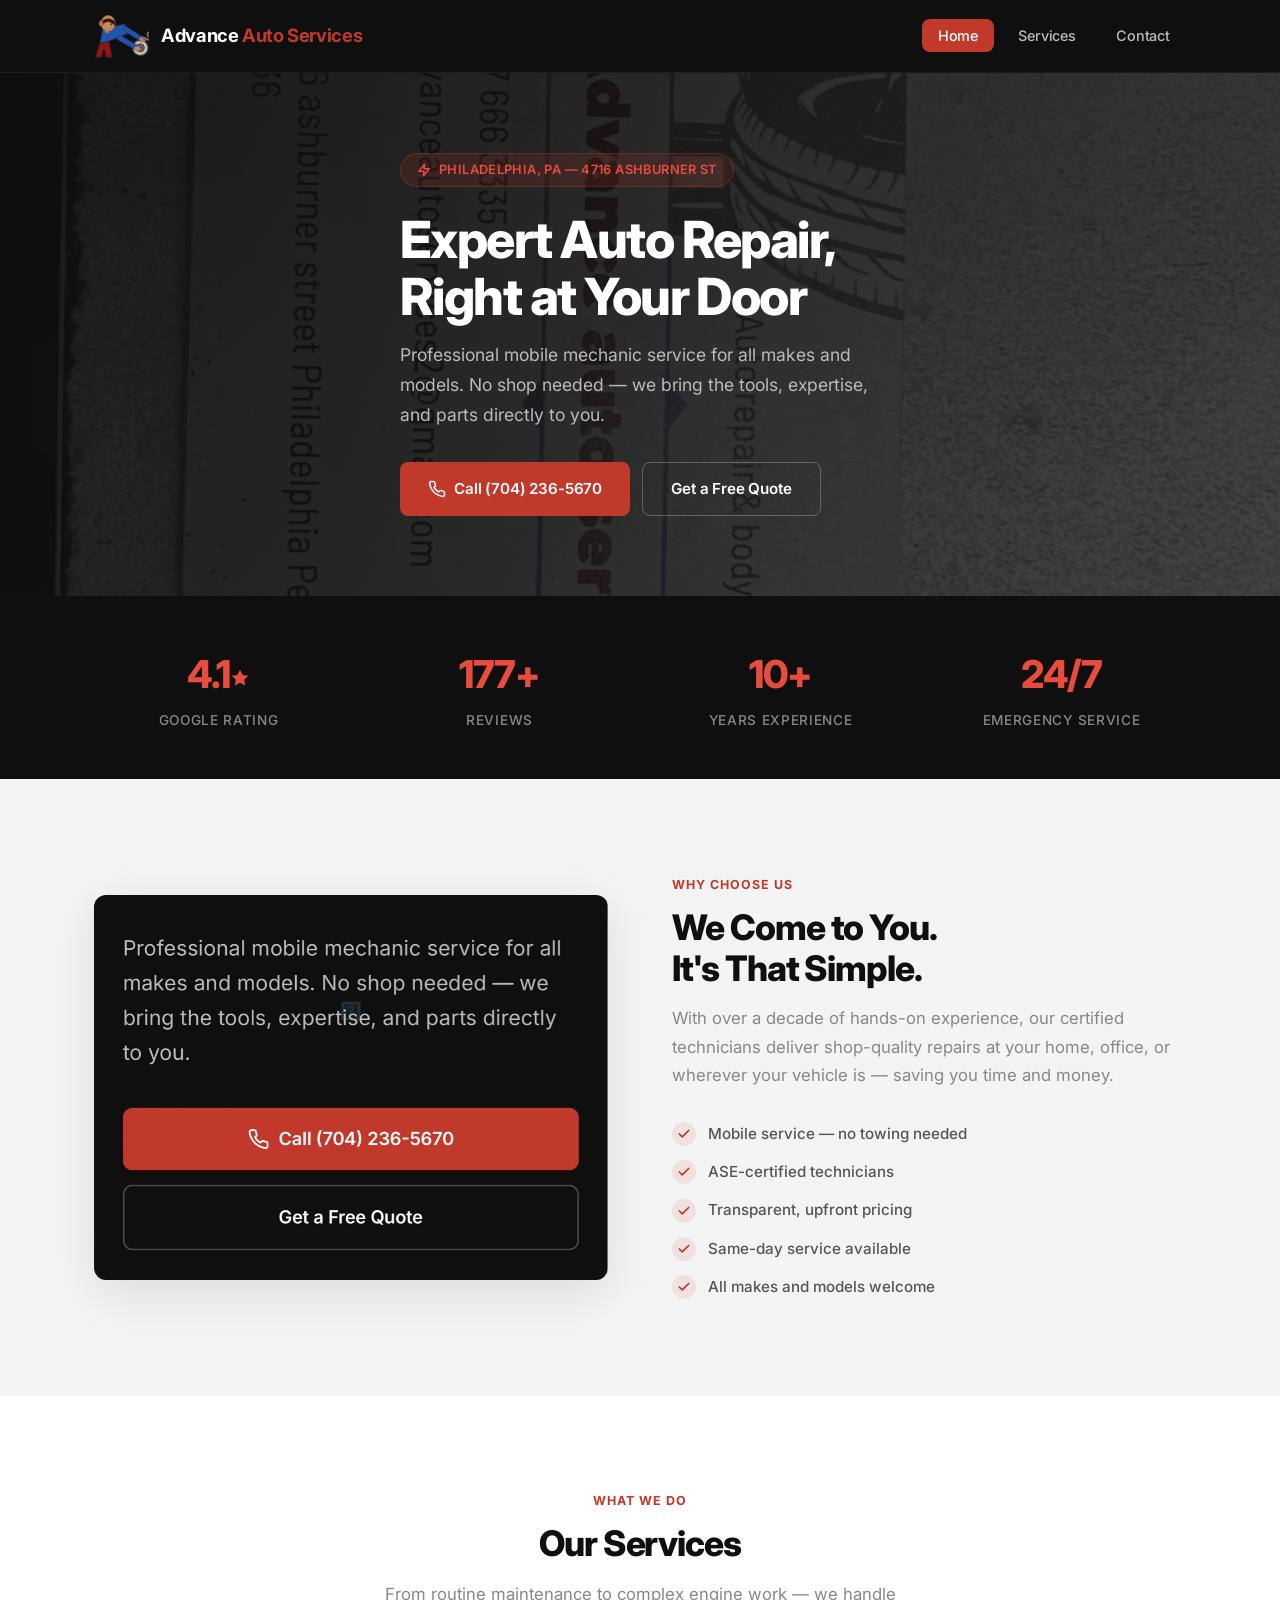
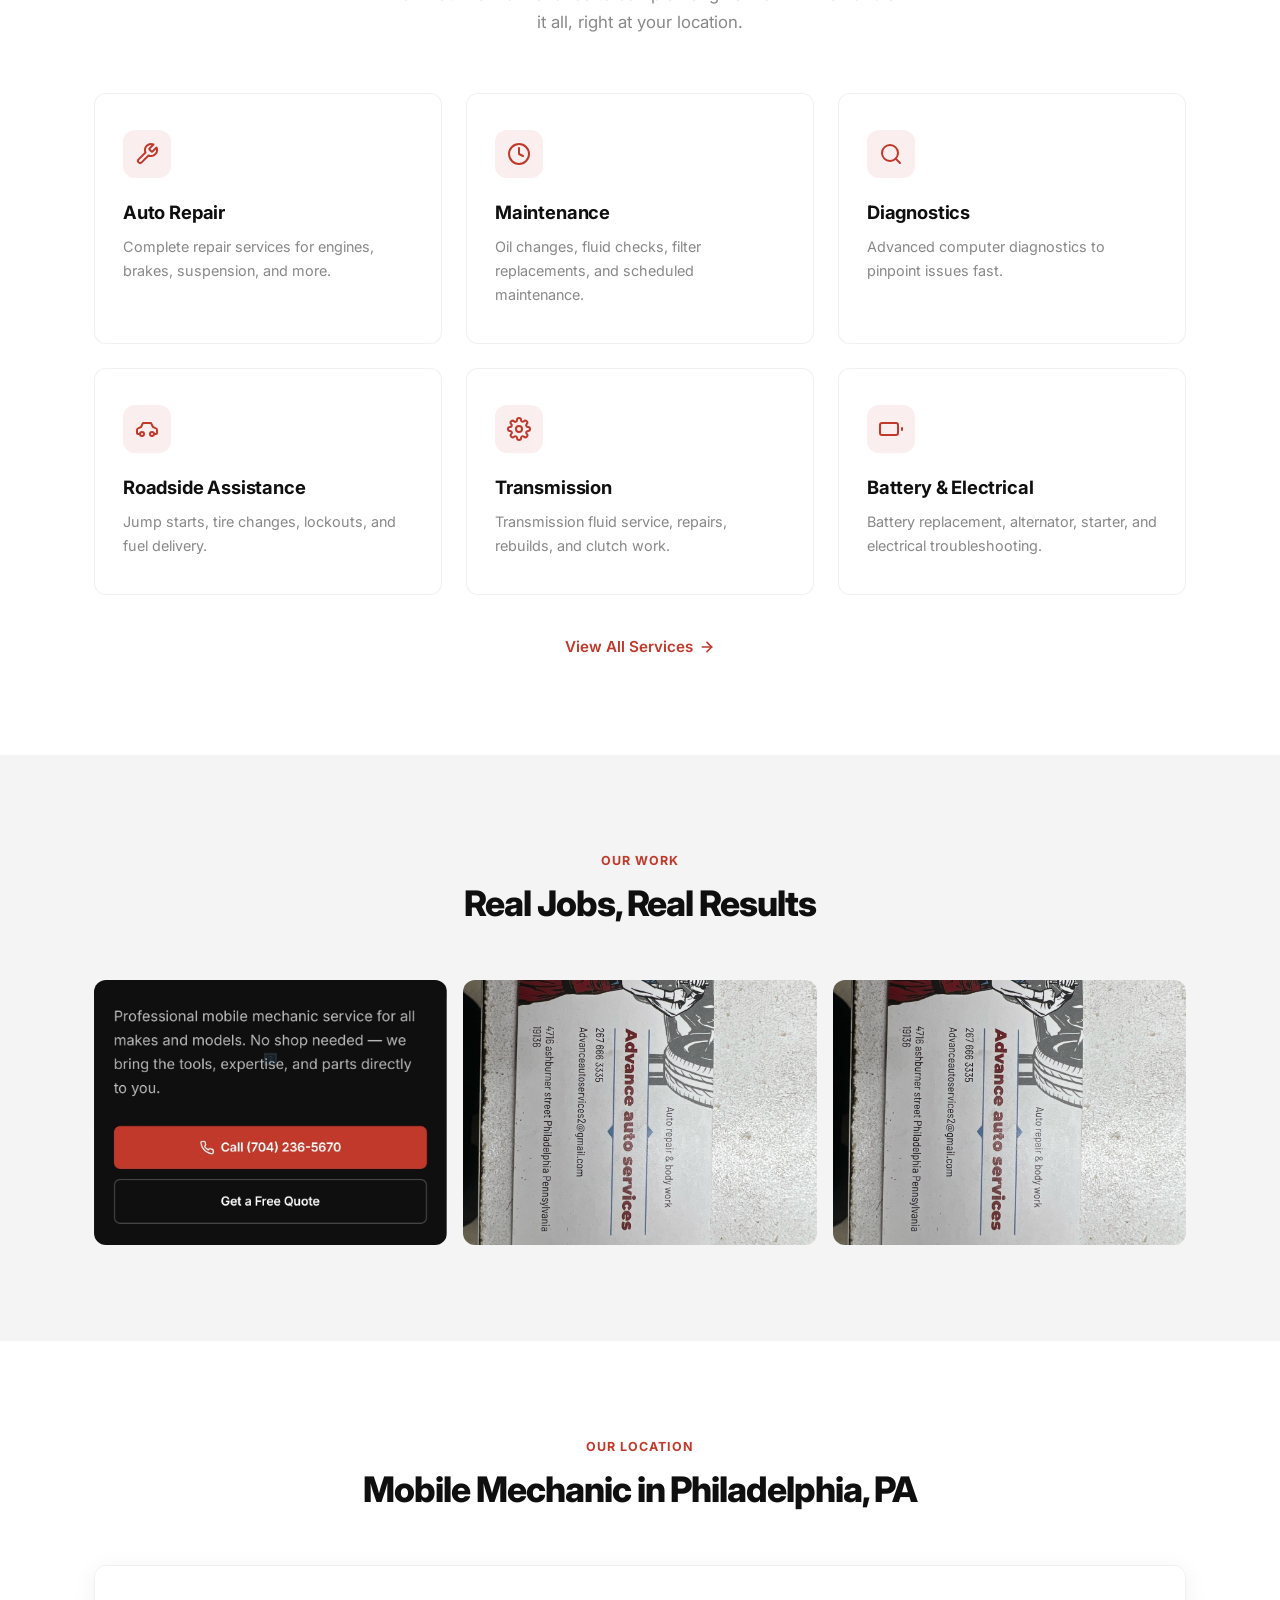
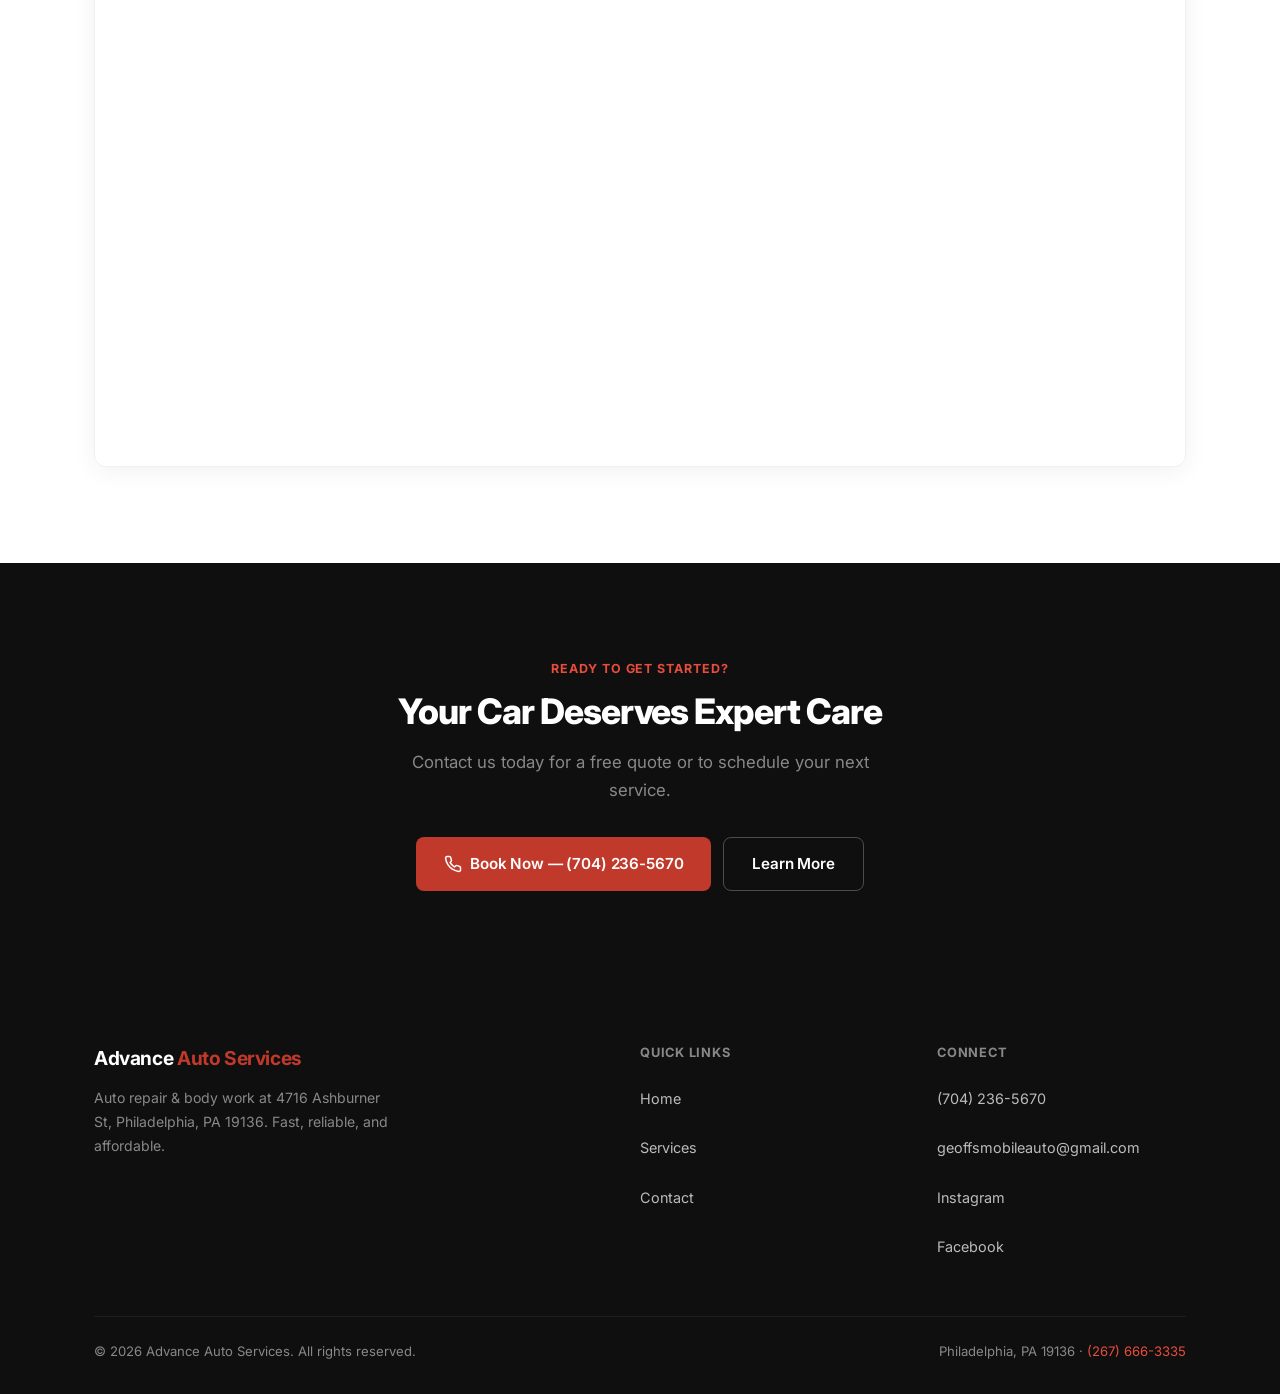
<file: index.html>
<!DOCTYPE html>
<html lang="en">
<head>
    <meta charset="UTF-8">
    <meta name="viewport" content="width=device-width, initial-scale=1.0">
    <title>Advance Auto Services — Auto Repair &amp; Body Work in Philadelphia, PA</title>
    <meta name="description" content="Advance Auto Services provides professional auto repair &amp; body work at 4716 Ashburner St, Philadelphia, PA 19136. Call (267) 666-3335.">
    <meta name="author" content="Advance Auto Services">
    <meta name="robots" content="index, follow, max-snippet:-1, max-image-preview:large, max-video-preview:-1">
    <meta name="theme-color" content="#c0392b">
    <meta property="og:title" content="Advance Auto Services — Auto Repair &amp; Body Work in Philadelphia, PA">
    <meta property="og:description" content="Auto repair &amp; body work at 4716 Ashburner St, Philadelphia, PA. Repairs, maintenance, diagnostics &amp; more. Call (267) 666-3335.">
    <meta property="og:type" content="business.business">
    <meta name="twitter:card" content="summary_large_image">
    <meta name="twitter:title" content="Advance Auto Services - Philadelphia, PA">
    <link rel="icon" type="image/x-icon" href="assets/favicon.ico">
    <link rel="preconnect" href="https://fonts.googleapis.com">
    <link rel="preconnect" href="https://fonts.gstatic.com" crossorigin>
    <link rel="stylesheet" href="https://fonts.googleapis.com/css2?family=Inter:wght@300;400;500;600;700;800&display=swap">
    <link rel="stylesheet" href="styles.css">
    <script type="application/ld+json">
    {
      "@context": "https://schema.org",
      "@type": "LocalBusiness",
      "name": "Advance Auto Services",
      "telephone": "(704) 236-5670",
      "email": "geoffsmobileauto@gmail.com",
      "address": { "@type": "PostalAddress", "streetAddress": "4716 Ashburner St", "addressLocality": "Philadelphia", "addressRegion": "PA", "postalCode": "19136", "addressCountry": "US" },
      "geo": { "@type": "GeoCoordinates", "latitude": "40.0448", "longitude": "-75.0168" },
      "url": "https://geoffsmobileauto.com",
      "areaServed": { "@type": "City", "name": "Philadelphia, PA" },
      "aggregateRating": { "@type": "AggregateRating", "ratingValue": "4.1", "reviewCount": "177" }
    }
    </script>
</head>
<body>
    <nav class="navbar">
        <div class="container">
            <a href="index.html" class="logo">
                <svg xmlns="http://www.w3.org/2000/svg" viewBox="0 0 70 56" height="44" width="auto" class="logo-img" aria-hidden="true"><circle cx="59" cy="43" r="10" fill="#bbb" stroke="#333" stroke-width="1.5"/><circle cx="59" cy="43" r="5" fill="#666" stroke="#333" stroke-width="1"/><circle cx="59" cy="43" r="2" fill="#444"/><path d="M7 38 L19 35 L23 55 L15 55 L14 46 L11 46 L10 55 L2 55 Z" fill="#8b1818" stroke="#5a0e0e" stroke-width="1"/><path d="M8 37 L20 34 L47 23 L39 13 L11 19 Z" fill="#2255aa" stroke="#163d88" stroke-width="1"/><path d="M39 15 L63 30 L60 35 L36 20 Z" fill="#2255aa" stroke="#163d88" stroke-width="1"/><path d="M33 27 L57 41 L54 46 L29 32 Z" fill="#2255aa" stroke="#163d88" stroke-width="1"/><ellipse cx="62" cy="32" rx="4" ry="3" fill="#c8875a" stroke="#9d6240" stroke-width="0.8"/><rect x="62" y="29" width="10" height="2.5" rx="1.2" fill="#777" stroke="#444" stroke-width="0.5" transform="rotate(18 62 29)"/><circle cx="71" cy="26" r="3" fill="none" stroke="#777" stroke-width="2"/><ellipse cx="55" cy="44" rx="4" ry="3" fill="#c8875a" stroke="#9d6240" stroke-width="0.8"/><rect x="14" y="18" width="5" height="6" rx="1" fill="#c8875a" stroke="#9d6240" stroke-width="0.8"/><ellipse cx="18" cy="12" rx="9" ry="10" fill="#c8875a" stroke="#9d6240" stroke-width="1"/><path d="M9 10 Q18 2 27 10 L26 14 Q18 5 10 14 Z" fill="#2a1a0e" stroke="#1a0d05" stroke-width="0.5"/><ellipse cx="9" cy="12" rx="2.5" ry="3.5" fill="#b87050" stroke="#9d6240" stroke-width="0.8"/><circle cx="22" cy="13" r="1.2" fill="#333"/></svg>
                <span class="logo-text">Advance <span>Auto Services</span></span>
            </a>
            <button class="mobile-toggle" id="mobileToggle" aria-label="Toggle menu" aria-expanded="false" aria-controls="navLinks">
                <svg width="24" height="24" viewBox="0 0 24 24" fill="none" stroke="currentColor" stroke-width="2" stroke-linecap="round"><line x1="3" y1="6" x2="21" y2="6"/><line x1="3" y1="12" x2="21" y2="12"/><line x1="3" y1="18" x2="21" y2="18"/></svg>
            </button>
            <ul class="nav-links" id="navLinks">
                <li><a href="index.html" class="active">Home</a></li>
                <li><a href="services.html">Services</a></li>
                <li><a href="contact.html">Contact</a></li>
            </ul>
        </div>
    </nav>
    <main>
        <header class="hero">
            <div class="hero-bg"><img src="assets/shop-exterior.jpg" alt="Advance Auto Services shop exterior" width="1200" height="800" fetchpriority="high" loading="eager" decoding="sync"></div>
            <div class="hero-overlay"></div>
            <div class="container">
                <div class="hero-content">
                    <div class="hero-badge"><svg width="14" height="14" viewBox="0 0 24 24" fill="none" stroke="currentColor" stroke-width="2.5" stroke-linecap="round" stroke-linejoin="round"><polygon points="13 2 3 14 12 14 11 22 21 10 12 10 13 2"/></svg>Philadelphia, PA — 4716 Ashburner St</div>
                    <h1>Expert Auto Repair,<br>Right at Your Door</h1>
                    <p>Professional mobile mechanic service for all makes and models. No shop needed — we bring the tools, expertise, and parts directly to you.</p>
                    <div class="hero-actions">
                        <a href="tel:+17042365670" class="btn btn-primary"><svg width="18" height="18" viewBox="0 0 24 24" fill="none" stroke="currentColor" stroke-width="2" stroke-linecap="round" stroke-linejoin="round"><path d="M22 16.92v3a2 2 0 0 1-2.18 2 19.79 19.79 0 0 1-8.63-3.07 19.5 19.5 0 0 1-6-6 19.79 19.79 0 0 1-3.07-8.67A2 2 0 0 1 4.11 2h3a2 2 0 0 1 2 1.72c.127.96.361 1.903.7 2.81a2 2 0 0 1-.45 2.11L8.09 9.91a16 16 0 0 0 6 6l1.27-1.27a2 2 0 0 1 2.11-.45c.907.339 1.85.573 2.81.7A2 2 0 0 1 22 16.92z"/></svg>Call (704) 236-5670</a>
                        <a href="contact.html" class="btn btn-outline">Get a Free Quote</a>
                    </div>
                </div>
            </div>
        </header>
        <section class="stats-bar" style="padding: 48px 0;"><div class="container"><div class="stats-grid"><div class="stat-item"><h3>4.1<svg width="20" height="20" viewBox="0 0 24 24" fill="currentColor"><polygon points="12 2 15.09 8.26 22 9.27 17 14.14 18.18 21.02 12 17.77 5.82 21.02 7 14.14 2 9.27 8.91 8.26 12 2"/></svg></h3><p>Google Rating</p></div><div class="stat-item"><h3>177+</h3><p>Reviews</p></div><div class="stat-item"><h3>10+</h3><p>Years Experience</p></div><div class="stat-item"><h3>24/7</h3><p>Emergency Service</p></div></div></div></section>
        <section class="about"><div class="container"><div class="about-grid"><div class="about-image"><img src="assets/shop-interior-1.jpg" alt="Advance Auto Services working on a vehicle" width="800" height="600" loading="lazy"></div><div class="about-text"><p class="section-label">Why Choose Us</p><h2 class="section-title">We Come to You.<br>It's That Simple.</h2><p class="section-subtitle">With over a decade of hands-on experience, our certified technicians deliver shop-quality repairs at your home, office, or wherever your vehicle is — saving you time and money.</p><ul class="features-list"><li><span class="check"><svg width="14" height="14" viewBox="0 0 24 24" fill="none" stroke="currentColor" stroke-width="3" stroke-linecap="round" stroke-linejoin="round"><polyline points="20 6 9 17 4 12"/></svg></span> Mobile service — no towing needed</li><li><span class="check"><svg width="14" height="14" viewBox="0 0 24 24" fill="none" stroke="currentColor" stroke-width="3" stroke-linecap="round" stroke-linejoin="round"><polyline points="20 6 9 17 4 12"/></svg></span> ASE-certified technicians</li><li><span class="check"><svg width="14" height="14" viewBox="0 0 24 24" fill="none" stroke="currentColor" stroke-width="3" stroke-linecap="round" stroke-linejoin="round"><polyline points="20 6 9 17 4 12"/></svg></span> Transparent, upfront pricing</li><li><span class="check"><svg width="14" height="14" viewBox="0 0 24 24" fill="none" stroke="currentColor" stroke-width="3" stroke-linecap="round" stroke-linejoin="round"><polyline points="20 6 9 17 4 12"/></svg></span> Same-day service available</li><li><span class="check"><svg width="14" height="14" viewBox="0 0 24 24" fill="none" stroke="currentColor" stroke-width="3" stroke-linecap="round" stroke-linejoin="round"><polyline points="20 6 9 17 4 12"/></svg></span> All makes and models welcome</li></ul></div></div></div></section>
        <section class="services-preview"><div class="container"><div class="section-header text-center"><p class="section-label">What We Do</p><h2 class="section-title">Our Services</h2><p class="section-subtitle mx-auto">From routine maintenance to complex engine work — we handle it all, right at your location.</p></div><div class="services-grid"><div class="service-card"><div class="service-icon"><svg width="24" height="24" viewBox="0 0 24 24" fill="none" stroke="var(--primary)" stroke-width="2" stroke-linecap="round" stroke-linejoin="round"><path d="M14.7 6.3a1 1 0 0 0 0 1.4l1.6 1.6a1 1 0 0 0 1.4 0l3.77-3.77a6 6 0 0 1-7.94 7.94l-6.91 6.91a2.12 2.12 0 0 1-3-3l6.91-6.91a6 6 0 0 1 7.94-7.94l-3.76 3.76z"/></svg></div><h3>Auto Repair</h3><p>Complete repair services for engines, brakes, suspension, and more.</p></div><div class="service-card"><div class="service-icon"><svg width="24" height="24" viewBox="0 0 24 24" fill="none" stroke="var(--primary)" stroke-width="2" stroke-linecap="round" stroke-linejoin="round"><path d="M12 22c5.523 0 10-4.477 10-10S17.523 2 12 2 2 6.477 2 12s4.477 10 10 10z"/><path d="M12 6v6l4 2"/></svg></div><h3>Maintenance</h3><p>Oil changes, fluid checks, filter replacements, and scheduled maintenance.</p></div><div class="service-card"><div class="service-icon"><svg width="24" height="24" viewBox="0 0 24 24" fill="none" stroke="var(--primary)" stroke-width="2" stroke-linecap="round" stroke-linejoin="round"><circle cx="11" cy="11" r="8"/><line x1="21" y1="21" x2="16.65" y2="16.65"/></svg></div><h3>Diagnostics</h3><p>Advanced computer diagnostics to pinpoint issues fast.</p></div><div class="service-card"><div class="service-icon"><svg width="24" height="24" viewBox="0 0 24 24" fill="none" stroke="var(--primary)" stroke-width="2" stroke-linecap="round" stroke-linejoin="round"><path d="M19 17h2c.6 0 1-.4 1-1v-3c0-.9-.7-1.7-1.5-1.9L18 10l-2-4H8L6 10l-2.5 1.1C2.7 11.3 2 12.1 2 13v3c0 .6.4 1 1 1h2"/><circle cx="7" cy="17" r="2"/><circle cx="17" cy="17" r="2"/></svg></div><h3>Roadside Assistance</h3><p>Jump starts, tire changes, lockouts, and fuel delivery.</p></div><div class="service-card"><div class="service-icon"><svg width="24" height="24" viewBox="0 0 24 24" fill="none" stroke="var(--primary)" stroke-width="2" stroke-linecap="round" stroke-linejoin="round"><circle cx="12" cy="12" r="3"/><path d="M19.4 15a1.65 1.65 0 0 0 .33 1.82l.06.06a2 2 0 0 1-2.83 2.83l-.06-.06a1.65 1.65 0 0 0-1.82-.33 1.65 1.65 0 0 0-1 1.51V21a2 2 0 0 1-4 0v-.09A1.65 1.65 0 0 0 9 19.4a1.65 1.65 0 0 0-1.82.33l-.06.06a2 2 0 0 1-2.83-2.83l.06-.06A1.65 1.65 0 0 0 4.68 15a1.65 1.65 0 0 0-1.51-1H3a2 2 0 0 1 0-4h.09A1.65 1.65 0 0 0 4.6 9a1.65 1.65 0 0 0-.33-1.82l-.06-.06a2 2 0 0 1 2.83-2.83l.06.06A1.65 1.65 0 0 0 9 4.68a1.65 1.65 0 0 0 1-1.51V3a2 2 0 0 1 4 0v.09a1.65 1.65 0 0 0 1 1.51 1.65 1.65 0 0 0 1.82-.33l.06-.06a2 2 0 0 1 2.83 2.83l-.06.06A1.65 1.65 0 0 0 19.4 9a1.65 1.65 0 0 0 1.51 1H21a2 2 0 0 1 0 4h-.09a1.65 1.65 0 0 0-1.51 1z"/></svg></div><h3>Transmission</h3><p>Transmission fluid service, repairs, rebuilds, and clutch work.</p></div><div class="service-card"><div class="service-icon"><svg width="24" height="24" viewBox="0 0 24 24" fill="none" stroke="var(--primary)" stroke-width="2" stroke-linecap="round" stroke-linejoin="round"><rect x="1" y="6" width="18" height="12" rx="2"/><line x1="23" y1="13" x2="23" y2="11"/></svg></div><h3>Battery &amp; Electrical</h3><p>Battery replacement, alternator, starter, and electrical troubleshooting.</p></div></div><div class="text-center"><a href="services.html" class="view-all">View All Services <svg width="16" height="16" viewBox="0 0 24 24" fill="none" stroke="currentColor" stroke-width="2.5" stroke-linecap="round" stroke-linejoin="round"><line x1="5" y1="12" x2="19" y2="12"/><polyline points="12 5 19 12 12 19"/></svg></a></div></div></section>
        <section class="gallery"><div class="container"><div class="section-header text-center"><p class="section-label">Our Work</p><h2 class="section-title">Real Jobs, Real Results</h2></div><div class="gallery-grid"><div class="gallery-item"><img src="assets/shop-interior-1.jpg" alt="Advance Auto Services shop interior — vehicles being serviced" width="800" height="600" loading="lazy"></div><div class="gallery-item"><img src="assets/shop-interior-2.jpg" alt="Advance Auto Services vehicles on lift in shop" width="800" height="600" loading="lazy"></div><div class="gallery-item"><img src="assets/shop-exterior.jpg" alt="Advance Auto Services storefront" width="800" height="600" loading="lazy"></div></div></div></section>
        <section class="location-section"><div class="container"><div class="section-header text-center"><p class="section-label">Our Location</p><h2 class="section-title">Mobile Mechanic in Philadelphia, PA</h2></div><div class="map-wrapper"><div id="map" class="leaflet-map"></div></div></div></section>
        <section class="cta-section"><div class="container"><p class="section-label" style="color: var(--primary-light);">Ready to Get Started?</p><h2 class="section-title" style="color: var(--white);">Your Car Deserves Expert Care</h2><p class="section-subtitle mx-auto" style="color: var(--gray-500);">Contact us today for a free quote or to schedule your next service.</p><div class="cta-actions"><a href="tel:+17042365670" class="btn btn-primary"><svg width="18" height="18" viewBox="0 0 24 24" fill="none" stroke="currentColor" stroke-width="2" stroke-linecap="round" stroke-linejoin="round"><path d="M22 16.92v3a2 2 0 0 1-2.18 2 19.79 19.79 0 0 1-8.63-3.07 19.5 19.5 0 0 1-6-6 19.79 19.79 0 0 1-3.07-8.67A2 2 0 0 1 4.11 2h3a2 2 0 0 1 2 1.72c.127.96.361 1.903.7 2.81a2 2 0 0 1-.45 2.11L8.09 9.91a16 16 0 0 0 6 6l1.27-1.27a2 2 0 0 1 2.11-.45c.907.339 1.85.573 2.81.7A2 2 0 0 1 22 16.92z"/></svg>Book Now — (704) 236-5670</a><a href="contact.html" class="btn btn-outline">Learn More</a></div></div></section>
    </main>
    <footer><div class="container"><div class="footer-grid"><div class="footer-brand"><span class="logo-text">Advance <span style="color:var(--primary);">Auto Services</span></span><p>Auto repair &amp; body work at 4716 Ashburner St, Philadelphia, PA 19136. Fast, reliable, and affordable.</p></div><div class="footer-col"><h4>Quick Links</h4><ul><li><a href="index.html">Home</a></li><li><a href="services.html">Services</a></li><li><a href="contact.html">Contact</a></li></ul></div><div class="footer-col"><h4>Connect</h4><ul><li><a href="tel:+17042365670">(704) 236-5670</a></li><li><a href="mailto:geoffsmobileauto@gmail.com">geoffsmobileauto@gmail.com</a></li><li><a href="https://www.instagram.com/geoffsmobileauto/" target="_blank" rel="noopener noreferrer">Instagram</a></li><li><a href="https://www.facebook.com/Geoffsmobileauto/" target="_blank" rel="noopener noreferrer">Facebook</a></li></ul></div></div><div class="footer-bottom"><p>&copy; <span class="copyright-year">2025</span> Advance Auto Services. All rights reserved.</p><p>Philadelphia, PA 19136 &middot; <a href="tel:+12676663335">(267) 666-3335</a></p></div></div></footer>
    <script src="script.js" defer></script>
</body>
</html>
</file>
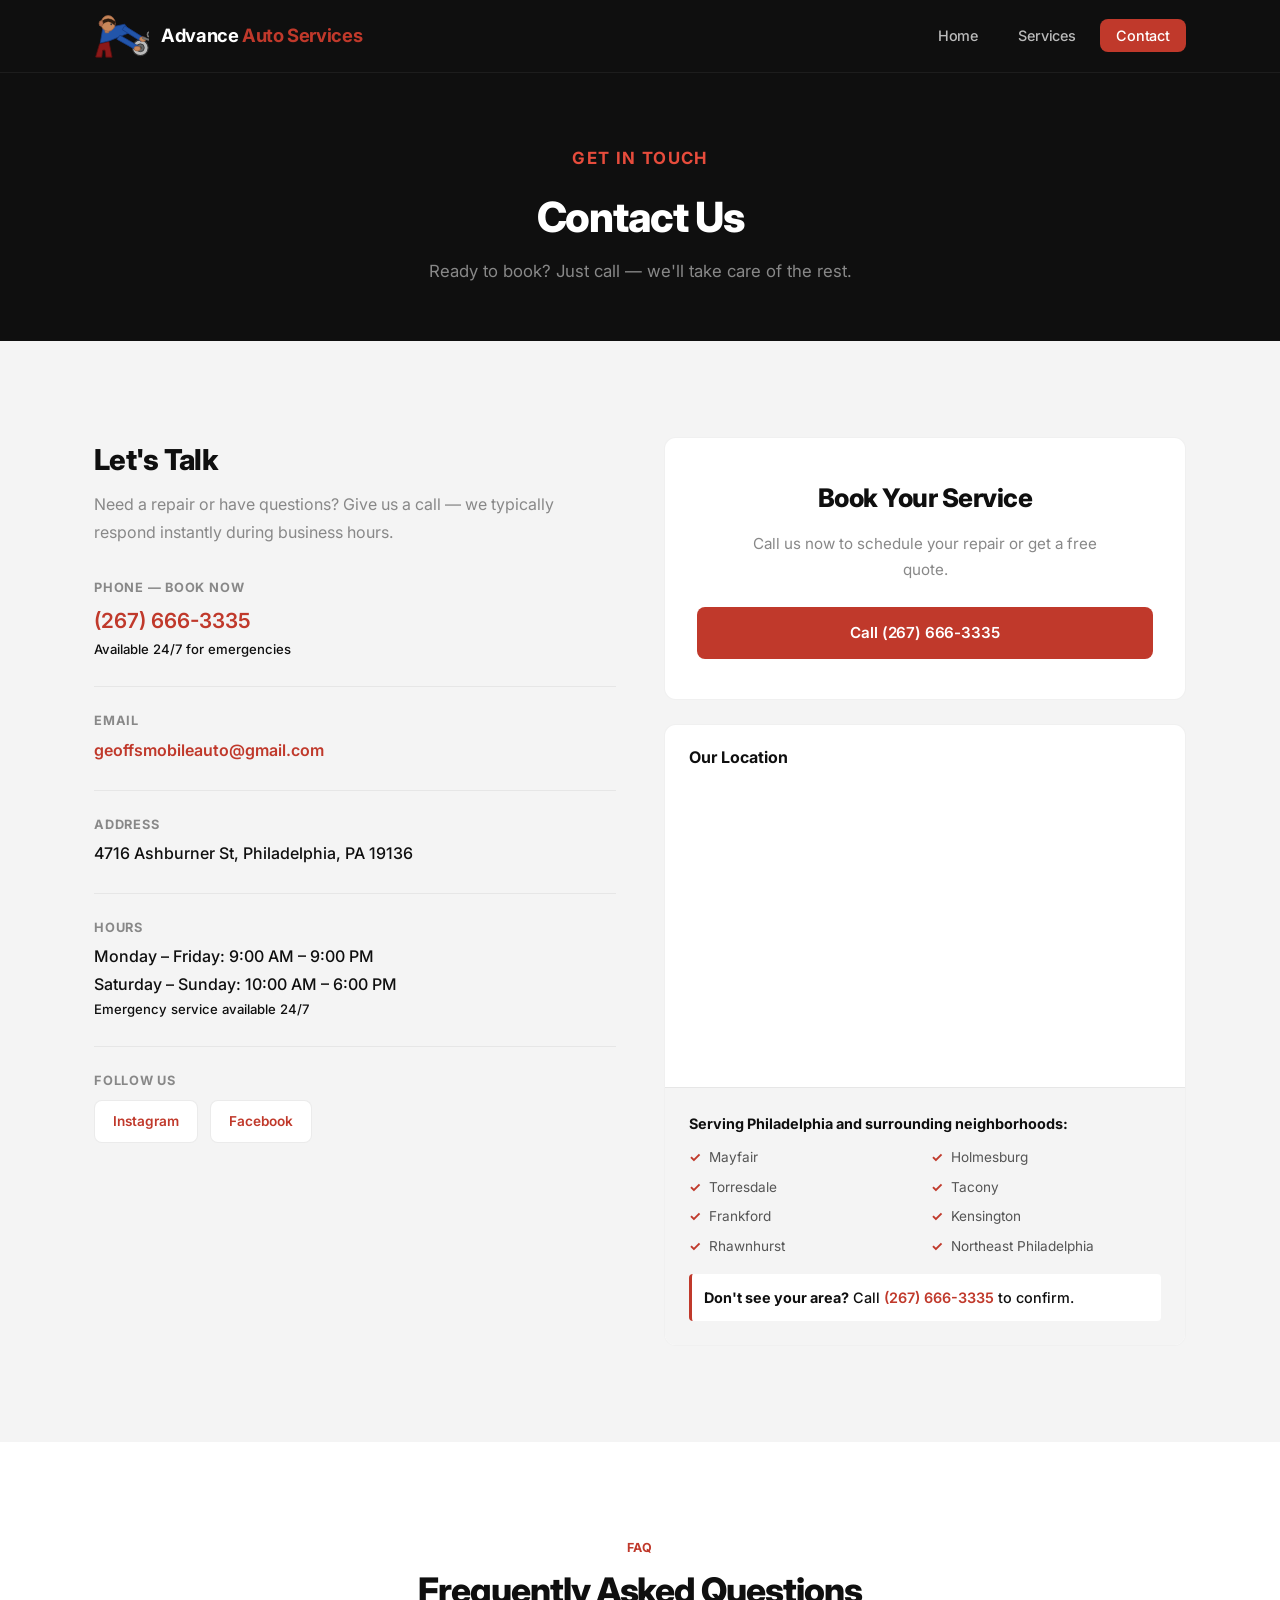
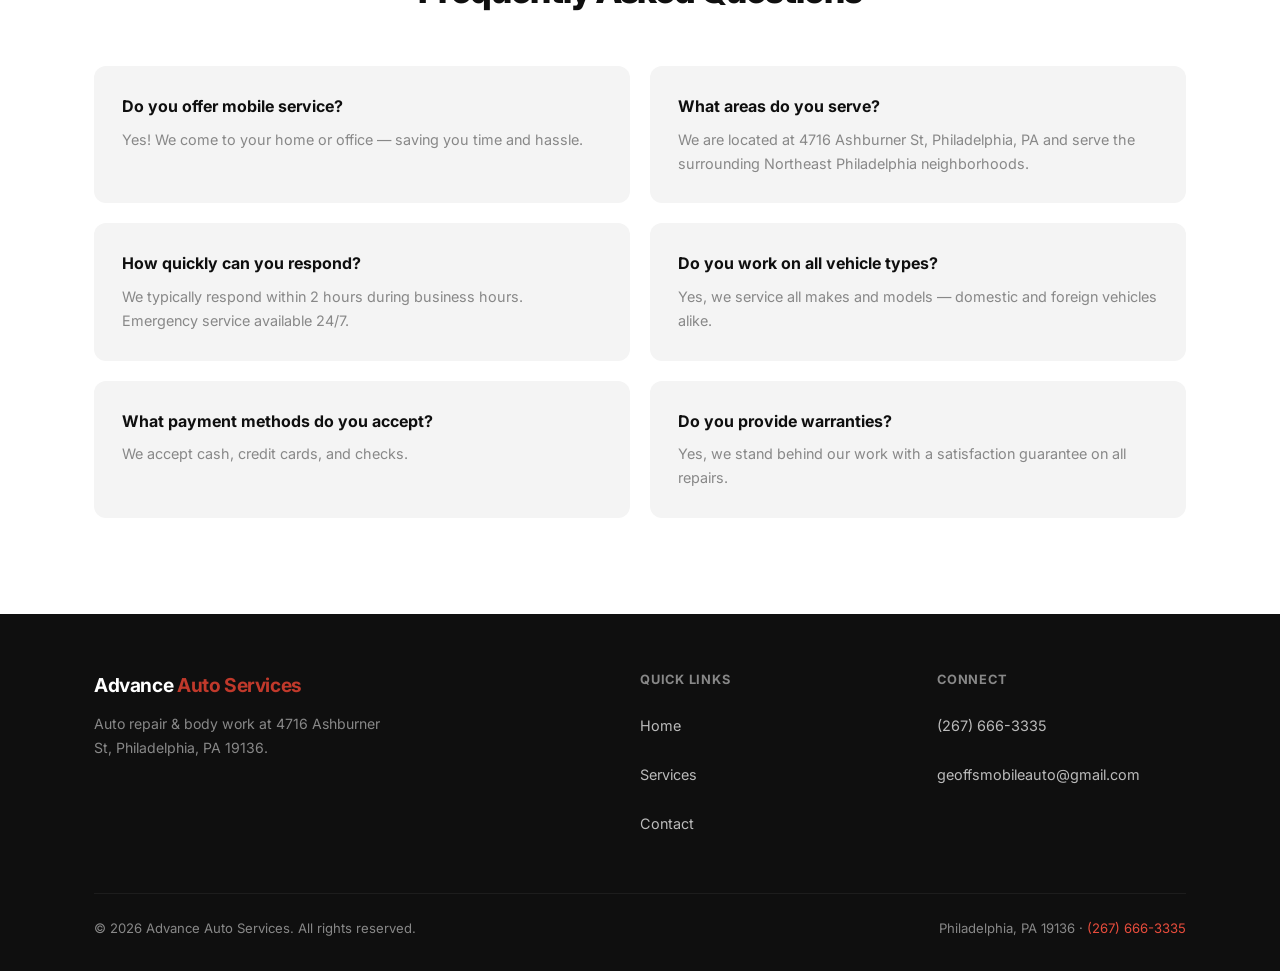
<file: contact.html>
<!DOCTYPE html>
<html lang="en">
<head>
  <meta charset="UTF-8">
  <meta name="viewport" content="width=device-width, initial-scale=1.0">
  <title>Contact — Advance Auto Services | Philadelphia, PA</title>
  <meta name="description" content="Contact Advance Auto Services at 4716 Ashburner St, Philadelphia, PA. Call (267) 666-3335 for a free quote.">
  <meta name="author" content="Advance Auto Services">
  <meta name="theme-color" content="#c0392b">
  <meta property="og:title" content="Contact — Advance Auto Services | Philadelphia, PA">
  <meta property="og:description" content="Get in touch with Advance Auto Services. Call (267) 666-3335 or visit us at 4716 Ashburner St, Philadelphia, PA 19136.">
  <link rel="icon" type="image/x-icon" href="assets/favicon.ico">
  <link rel="preconnect" href="https://fonts.googleapis.com">
  <link rel="preconnect" href="https://fonts.gstatic.com" crossorigin>
  <link rel="stylesheet" href="https://fonts.googleapis.com/css2?family=Inter:wght@300;400;500;600;700;800&display=swap">
  <link rel="stylesheet" href="styles.css">
  <script type="application/ld+json">
  { "@context": "https://schema.org", "@type": "LocalBusiness", "name": "Advance Auto Services", "telephone": "(267) 666-3335", "email": "advanceautoservices2@gmail.com", "address": { "@type": "PostalAddress", "streetAddress": "4716 Ashburner St", "addressLocality": "Philadelphia", "addressRegion": "PA", "postalCode": "19136", "addressCountry": "US" }, "url": "https://geoffsmobileauto.com" }
  </script>
</head>
<body>
  <nav class="navbar"><div class="container"><a href="index.html" class="logo"><svg xmlns="http://www.w3.org/2000/svg" viewBox="0 0 70 56" height="44" width="auto" class="logo-img" aria-hidden="true"><circle cx="59" cy="43" r="10" fill="#bbb" stroke="#333" stroke-width="1.5"/><circle cx="59" cy="43" r="5" fill="#666" stroke="#333" stroke-width="1"/><circle cx="59" cy="43" r="2" fill="#444"/><path d="M7 38 L19 35 L23 55 L15 55 L14 46 L11 46 L10 55 L2 55 Z" fill="#8b1818" stroke="#5a0e0e" stroke-width="1"/><path d="M8 37 L20 34 L47 23 L39 13 L11 19 Z" fill="#2255aa" stroke="#163d88" stroke-width="1"/><path d="M39 15 L63 30 L60 35 L36 20 Z" fill="#2255aa" stroke="#163d88" stroke-width="1"/><path d="M33 27 L57 41 L54 46 L29 32 Z" fill="#2255aa" stroke="#163d88" stroke-width="1"/><ellipse cx="62" cy="32" rx="4" ry="3" fill="#c8875a" stroke="#9d6240" stroke-width="0.8"/><rect x="62" y="29" width="10" height="2.5" rx="1.2" fill="#777" stroke="#444" stroke-width="0.5" transform="rotate(18 62 29)"/><circle cx="71" cy="26" r="3" fill="none" stroke="#777" stroke-width="2"/><ellipse cx="55" cy="44" rx="4" ry="3" fill="#c8875a" stroke="#9d6240" stroke-width="0.8"/><rect x="14" y="18" width="5" height="6" rx="1" fill="#c8875a" stroke="#9d6240" stroke-width="0.8"/><ellipse cx="18" cy="12" rx="9" ry="10" fill="#c8875a" stroke="#9d6240" stroke-width="1"/><path d="M9 10 Q18 2 27 10 L26 14 Q18 5 10 14 Z" fill="#2a1a0e" stroke="#1a0d05" stroke-width="0.5"/><ellipse cx="9" cy="12" rx="2.5" ry="3.5" fill="#b87050" stroke="#9d6240" stroke-width="0.8"/><circle cx="22" cy="13" r="1.2" fill="#333"/></svg><span class="logo-text">Advance <span>Auto Services</span></span></a><button class="mobile-toggle" id="mobileToggle" aria-label="Toggle menu"><svg width="24" height="24" viewBox="0 0 24 24" fill="none" stroke="currentColor" stroke-width="2" stroke-linecap="round"><line x1="3" y1="6" x2="21" y2="6"/><line x1="3" y1="12" x2="21" y2="12"/><line x1="3" y1="18" x2="21" y2="18"/></svg></button><ul class="nav-links" id="navLinks"><li><a href="index.html">Home</a></li><li><a href="services.html">Services</a></li><li><a href="contact.html" class="active">Contact</a></li></ul></div></nav>
  <main>
    <header class="page-header"><div class="container"><p class="section-label" style="color: var(--primary-light);">Get in Touch</p><h1>Contact Us</h1><p>Ready to book? Just call — we'll take care of the rest.</p></div></header>
    <section class="contact-section"><div class="container"><div class="contact-wrapper">
      <div class="contact-info">
        <h2>Let's Talk</h2><p>Need a repair or have questions? Give us a call — we typically respond instantly during business hours.</p>
        <div class="info-item"><h3>Phone — Book Now</h3><p><a href="tel:+12676663335" style="font-size:1.3rem;">(267) 666-3335</a></p><p class="small">Available 24/7 for emergencies</p></div>
        <div class="info-item"><h3>Email</h3><p><a href="mailto:geoffsmobileauto@gmail.com">geoffsmobileauto@gmail.com</a></p></div>
        <div class="info-item"><h3>Address</h3><p>4716 Ashburner St, Philadelphia, PA 19136</p></div>
        <div class="info-item"><h3>Hours</h3><p>Monday – Friday: 9:00 AM – 9:00 PM</p><p>Saturday – Sunday: 10:00 AM – 6:00 PM</p><p class="small">Emergency service available 24/7</p></div>
        <div class="info-item"><h3>Follow Us</h3><div class="social-links"><a href="https://www.instagram.com/geoffsmobileauto/" target="_blank" rel="noopener noreferrer" class="social-link">Instagram</a><a href="https://www.facebook.com/Geoffsmobileauto/" target="_blank" rel="noopener noreferrer" class="social-link">Facebook</a></div></div>
      </div>
      <div class="contact-book-wrapper">
        <div class="book-now-card"><h2>Book Your Service</h2><p>Call us now to schedule your repair or get a free quote.</p><a href="tel:+12676663335" class="btn btn-primary" style="width:100%;justify-content:center;">Call (267) 666-3335</a></div>
        <div class="map-card"><h3>Our Location</h3><div class="map-wrapper"><div id="map" style="width:100%;height:300px;"></div></div><div class="coverage-details"><p><strong>Serving Philadelphia and surrounding neighborhoods:</strong></p><ul class="coverage-list"><li>Mayfair</li><li>Holmesburg</li><li>Torresdale</li><li>Tacony</li><li>Frankford</li><li>Kensington</li><li>Rhawnhurst</li><li>Northeast Philadelphia</li></ul><p class="coverage-note"><strong>Don't see your area?</strong> Call <a href="tel:+12676663335">(267) 666-3335</a> to confirm.</p></div></div>
      </div>
    </div></div></section>
    <section class="faq-section"><div class="container"><div class="section-header text-center"><p class="section-label">FAQ</p><h2 class="section-title">Frequently Asked Questions</h2></div><div class="faq-grid"><div class="faq-item"><h3>Do you offer mobile service?</h3><p>Yes! We come to your home or office — saving you time and hassle.</p></div><div class="faq-item"><h3>What areas do you serve?</h3><p>We are located at 4716 Ashburner St, Philadelphia, PA and serve the surrounding Northeast Philadelphia neighborhoods.</p></div><div class="faq-item"><h3>How quickly can you respond?</h3><p>We typically respond within 2 hours during business hours. Emergency service available 24/7.</p></div><div class="faq-item"><h3>Do you work on all vehicle types?</h3><p>Yes, we service all makes and models — domestic and foreign vehicles alike.</p></div><div class="faq-item"><h3>What payment methods do you accept?</h3><p>We accept cash, credit cards, and checks.</p></div><div class="faq-item"><h3>Do you provide warranties?</h3><p>Yes, we stand behind our work with a satisfaction guarantee on all repairs.</p></div></div></div></section>
  </main>
  <footer><div class="container"><div class="footer-grid"><div class="footer-brand"><span class="logo-text">Advance <span style="color:var(--primary);">Auto Services</span></span><p>Auto repair &amp; body work at 4716 Ashburner St, Philadelphia, PA 19136.</p></div><div class="footer-col"><h4>Quick Links</h4><ul><li><a href="index.html">Home</a></li><li><a href="services.html">Services</a></li><li><a href="contact.html">Contact</a></li></ul></div><div class="footer-col"><h4>Connect</h4><ul><li><a href="tel:+12676663335">(267) 666-3335</a></li><li><a href="mailto:geoffsmobileauto@gmail.com">geoffsmobileauto@gmail.com</a></li></ul></div></div><div class="footer-bottom"><p>&copy; <span class="copyright-year">2025</span> Advance Auto Services. All rights reserved.</p><p>Philadelphia, PA 19136 &middot; <a href="tel:+12676663335">(267) 666-3335</a></p></div></div></footer>
  <script src="script.js"></script>
</body>
</html>
</file>
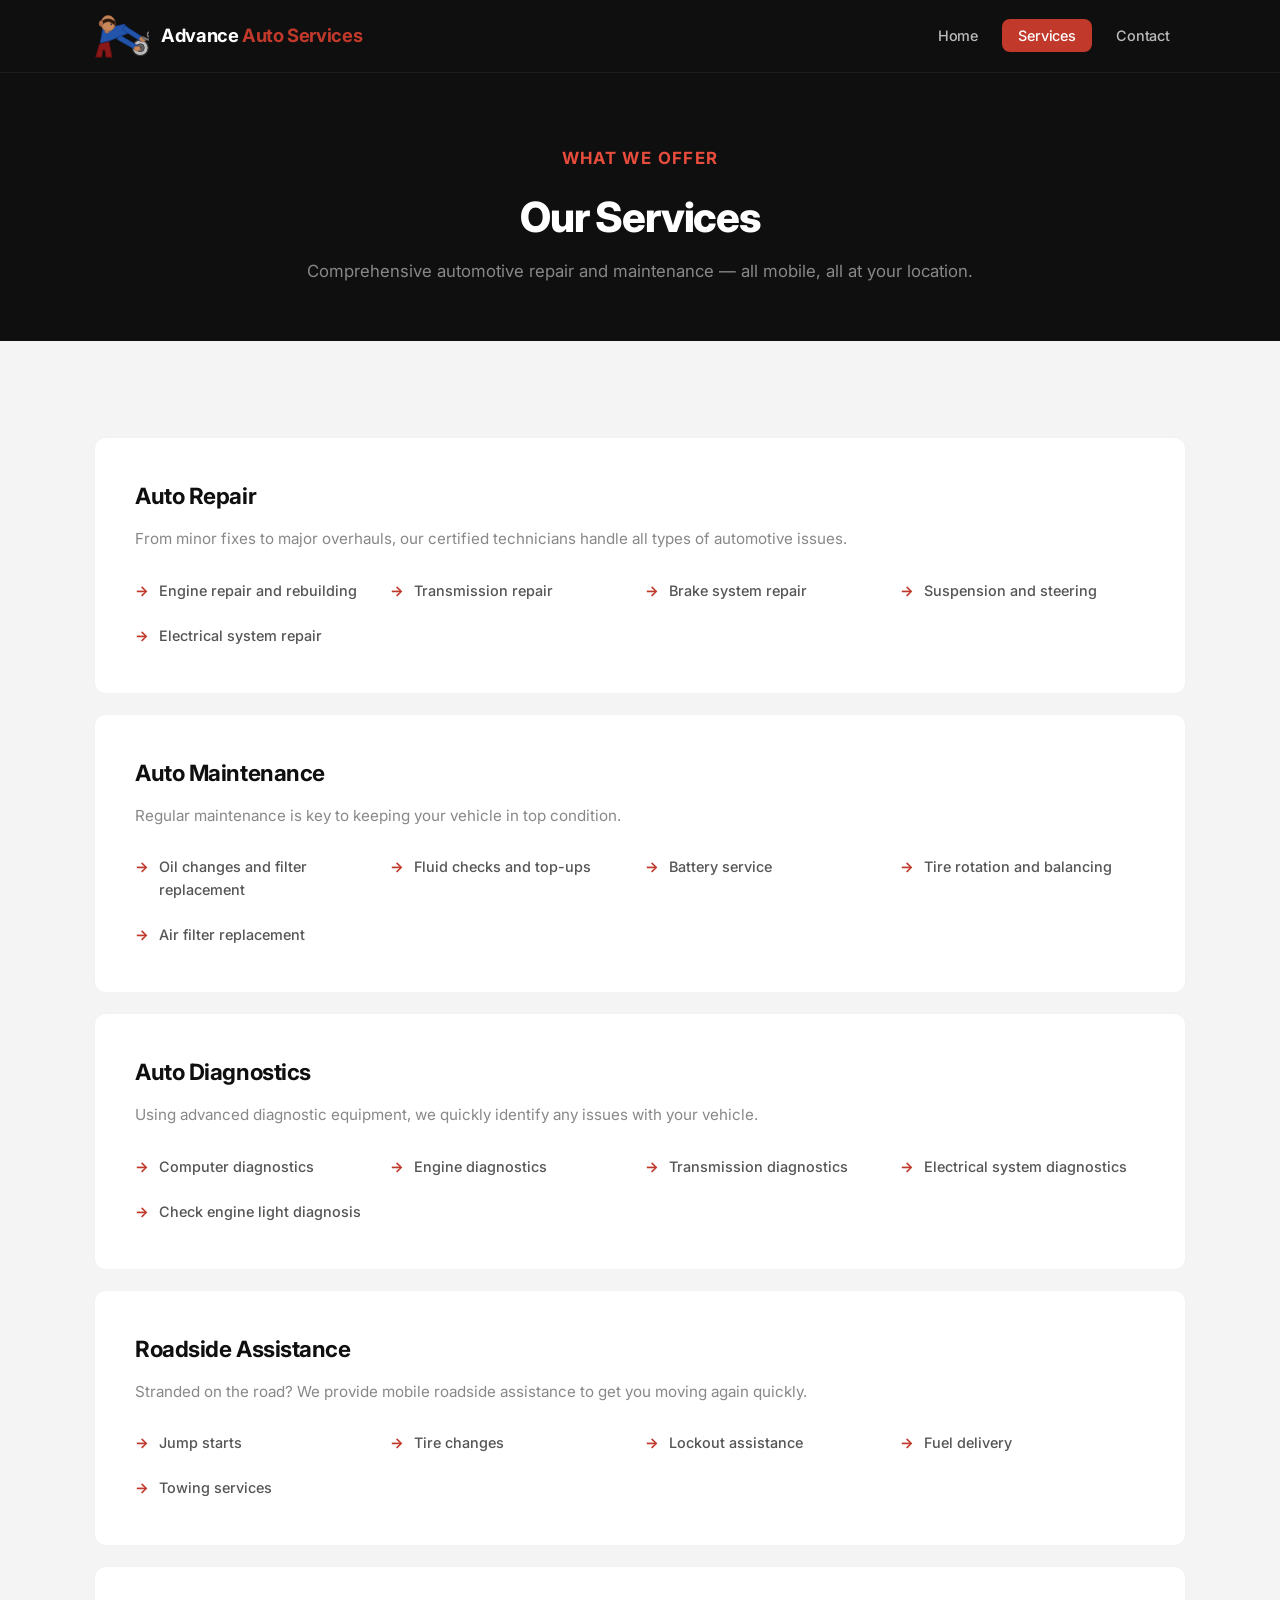
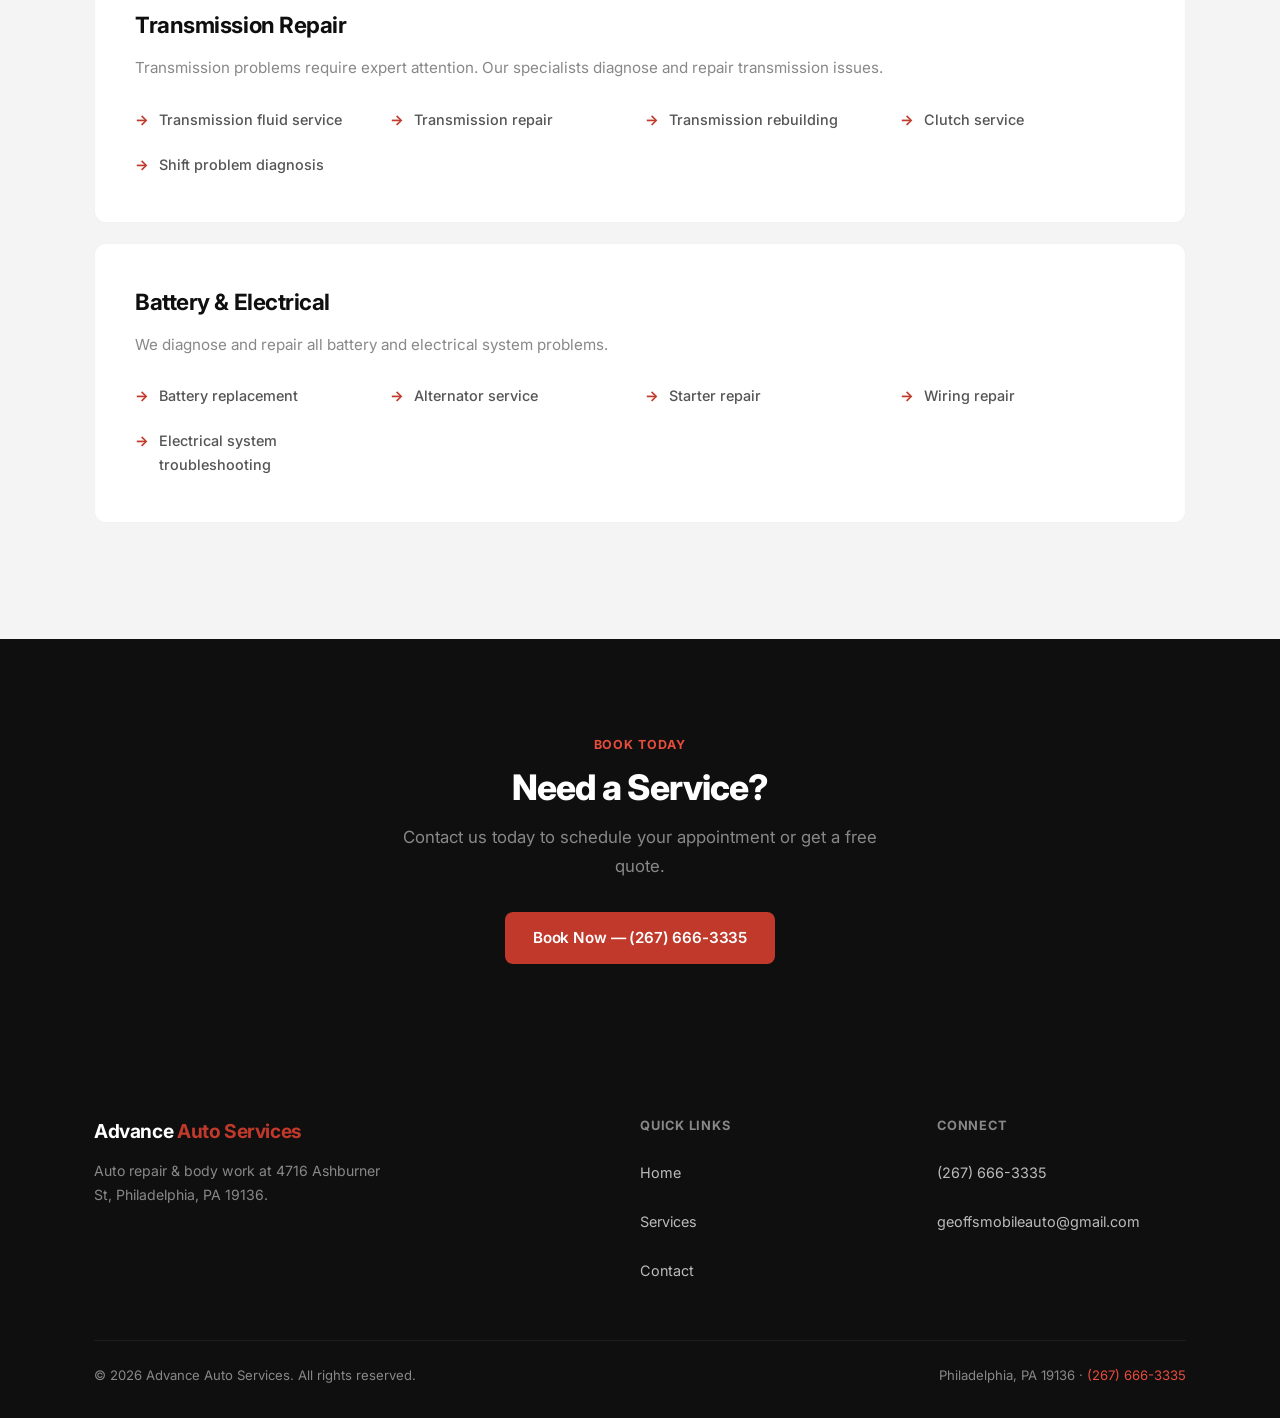
<file: services.html>
<!DOCTYPE html>
<html lang="en">
<head>
    <meta charset="UTF-8">
    <meta name="viewport" content="width=device-width, initial-scale=1.0">
    <title>Services — Advance Auto Services | Philadelphia, PA</title>
    <meta name="description" content="Comprehensive auto repair &amp; body work in Philadelphia, PA. Engine repair, maintenance, diagnostics, roadside assistance, transmission, and electrical work.">
    <meta name="author" content="Advance Auto Services">
    <meta name="theme-color" content="#c0392b">
    <meta property="og:title" content="Services — Advance Auto Services | Philadelphia, PA">
    <link rel="icon" type="image/x-icon" href="assets/favicon.ico">
    <link rel="preconnect" href="https://fonts.googleapis.com">
    <link rel="preconnect" href="https://fonts.gstatic.com" crossorigin>
    <link rel="stylesheet" href="https://fonts.googleapis.com/css2?family=Inter:wght@300;400;500;600;700;800&display=swap">
    <link rel="stylesheet" href="styles.css">
    <script type="application/ld+json">
    { "@context": "https://schema.org", "@type": "Service", "name": "Mobile Auto Repair Services", "provider": { "@type": "LocalBusiness", "name": "Advance Auto Services", "telephone": "(267) 666-3335" }, "areaServed": { "@type": "City", "name": "Philadelphia, PA" } }
    </script>
</head>
<body>
    <nav class="navbar"><div class="container"><a href="index.html" class="logo"><svg xmlns="http://www.w3.org/2000/svg" viewBox="0 0 70 56" height="44" width="auto" class="logo-img" aria-hidden="true"><circle cx="59" cy="43" r="10" fill="#bbb" stroke="#333" stroke-width="1.5"/><circle cx="59" cy="43" r="5" fill="#666" stroke="#333" stroke-width="1"/><circle cx="59" cy="43" r="2" fill="#444"/><path d="M7 38 L19 35 L23 55 L15 55 L14 46 L11 46 L10 55 L2 55 Z" fill="#8b1818" stroke="#5a0e0e" stroke-width="1"/><path d="M8 37 L20 34 L47 23 L39 13 L11 19 Z" fill="#2255aa" stroke="#163d88" stroke-width="1"/><path d="M39 15 L63 30 L60 35 L36 20 Z" fill="#2255aa" stroke="#163d88" stroke-width="1"/><path d="M33 27 L57 41 L54 46 L29 32 Z" fill="#2255aa" stroke="#163d88" stroke-width="1"/><ellipse cx="62" cy="32" rx="4" ry="3" fill="#c8875a" stroke="#9d6240" stroke-width="0.8"/><rect x="62" y="29" width="10" height="2.5" rx="1.2" fill="#777" stroke="#444" stroke-width="0.5" transform="rotate(18 62 29)"/><circle cx="71" cy="26" r="3" fill="none" stroke="#777" stroke-width="2"/><ellipse cx="55" cy="44" rx="4" ry="3" fill="#c8875a" stroke="#9d6240" stroke-width="0.8"/><rect x="14" y="18" width="5" height="6" rx="1" fill="#c8875a" stroke="#9d6240" stroke-width="0.8"/><ellipse cx="18" cy="12" rx="9" ry="10" fill="#c8875a" stroke="#9d6240" stroke-width="1"/><path d="M9 10 Q18 2 27 10 L26 14 Q18 5 10 14 Z" fill="#2a1a0e" stroke="#1a0d05" stroke-width="0.5"/><ellipse cx="9" cy="12" rx="2.5" ry="3.5" fill="#b87050" stroke="#9d6240" stroke-width="0.8"/><circle cx="22" cy="13" r="1.2" fill="#333"/></svg><span class="logo-text">Advance <span>Auto Services</span></span></a><button class="mobile-toggle" id="mobileToggle" aria-label="Toggle menu"><svg width="24" height="24" viewBox="0 0 24 24" fill="none" stroke="currentColor" stroke-width="2" stroke-linecap="round"><line x1="3" y1="6" x2="21" y2="6"/><line x1="3" y1="12" x2="21" y2="12"/><line x1="3" y1="18" x2="21" y2="18"/></svg></button><ul class="nav-links" id="navLinks"><li><a href="index.html">Home</a></li><li><a href="services.html" class="active">Services</a></li><li><a href="contact.html">Contact</a></li></ul></div></nav>
    <main>
    <header class="page-header"><div class="container"><p class="section-label" style="color: var(--primary-light);">What We Offer</p><h1>Our Services</h1><p>Comprehensive automotive repair and maintenance — all mobile, all at your location.</p></div></header>
    <section class="services-detailed"><div class="container">
        <div class="service-item"><h2>Auto Repair</h2><p>From minor fixes to major overhauls, our certified technicians handle all types of automotive issues.</p><ul class="service-list"><li>Engine repair and rebuilding</li><li>Transmission repair</li><li>Brake system repair</li><li>Suspension and steering</li><li>Electrical system repair</li></ul></div>
        <div class="service-item"><h2>Auto Maintenance</h2><p>Regular maintenance is key to keeping your vehicle in top condition.</p><ul class="service-list"><li>Oil changes and filter replacement</li><li>Fluid checks and top-ups</li><li>Battery service</li><li>Tire rotation and balancing</li><li>Air filter replacement</li></ul></div>
        <div class="service-item"><h2>Auto Diagnostics</h2><p>Using advanced diagnostic equipment, we quickly identify any issues with your vehicle.</p><ul class="service-list"><li>Computer diagnostics</li><li>Engine diagnostics</li><li>Transmission diagnostics</li><li>Electrical system diagnostics</li><li>Check engine light diagnosis</li></ul></div>
        <div class="service-item"><h2>Roadside Assistance</h2><p>Stranded on the road? We provide mobile roadside assistance to get you moving again quickly.</p><ul class="service-list"><li>Jump starts</li><li>Tire changes</li><li>Lockout assistance</li><li>Fuel delivery</li><li>Towing services</li></ul></div>
        <div class="service-item"><h2>Transmission Repair</h2><p>Transmission problems require expert attention. Our specialists diagnose and repair transmission issues.</p><ul class="service-list"><li>Transmission fluid service</li><li>Transmission repair</li><li>Transmission rebuilding</li><li>Clutch service</li><li>Shift problem diagnosis</li></ul></div>
        <div class="service-item"><h2>Battery &amp; Electrical</h2><p>We diagnose and repair all battery and electrical system problems.</p><ul class="service-list"><li>Battery replacement</li><li>Alternator service</li><li>Starter repair</li><li>Wiring repair</li><li>Electrical system troubleshooting</li></ul></div>
    </div></section>
    <section class="cta-section"><div class="container"><p class="section-label" style="color: var(--primary-light);">Book Today</p><h2 class="section-title" style="color: var(--white);">Need a Service?</h2><p class="section-subtitle mx-auto" style="color: var(--gray-500);">Contact us today to schedule your appointment or get a free quote.</p><div class="cta-actions"><a href="tel:+12676663335" class="btn btn-primary">Book Now — (267) 666-3335</a></div></div></section>
    </main>
    <footer><div class="container"><div class="footer-grid"><div class="footer-brand"><span class="logo-text">Advance <span style="color:var(--primary);">Auto Services</span></span><p>Auto repair &amp; body work at 4716 Ashburner St, Philadelphia, PA 19136.</p></div><div class="footer-col"><h4>Quick Links</h4><ul><li><a href="index.html">Home</a></li><li><a href="services.html">Services</a></li><li><a href="contact.html">Contact</a></li></ul></div><div class="footer-col"><h4>Connect</h4><ul><li><a href="tel:+12676663335">(267) 666-3335</a></li><li><a href="mailto:geoffsmobileauto@gmail.com">geoffsmobileauto@gmail.com</a></li></ul></div></div><div class="footer-bottom"><p>&copy; <span class="copyright-year">2025</span> Advance Auto Services. All rights reserved.</p><p>Philadelphia, PA 19136 &middot; <a href="tel:+12676663335">(267) 666-3335</a></p></div></div></footer>
    <script src="script.js"></script>
</body>
</html>
</file>
<file: styles.css>
* {
    margin: 0;
    padding: 0;
    box-sizing: border-box;
}

:root {
    --primary: #c0392b;
    --primary-light: #e74c3c;
    --primary-dark: #962d22;
    --dark: #0f0f0f;
    --dark-2: #1a1a1a;
    --dark-3: #222;
    --gray-900: #2a2a2a;
    --gray-700: #555;
    --gray-500: #888;
    --gray-300: #bbb;
    --gray-100: #f4f4f4;
    --white: #fff;
    --radius: 12px;
    --radius-sm: 8px;
    --shadow: 0 4px 24px rgba(0,0,0,0.06);
    --shadow-lg: 0 12px 48px rgba(0,0,0,0.1);
    --transition: 0.3s cubic-bezier(0.4, 0, 0.2, 1);
}

html { scroll-behavior: smooth; }

body {
    font-family: 'Inter', -apple-system, BlinkMacSystemFont, sans-serif;
    color: var(--dark);
    line-height: 1.6;
    background: var(--white);
    -webkit-font-smoothing: antialiased;
}

.container {
    max-width: 1140px;
    margin: 0 auto;
    padding: 0 24px;
}

.navbar {
    background: var(--dark);
    padding: 0;
    position: sticky;
    top: 0;
    z-index: 1000;
    border-bottom: 1px solid rgba(255,255,255,0.06);
}

.navbar .container {
    display: flex;
    justify-content: space-between;
    align-items: center;
    height: 72px;
}

.logo {
    display: flex;
    align-items: center;
    gap: 12px;
    text-decoration: none;
    color: var(--white);
}

.logo-img { height: 44px; width: auto; border-radius: 4px; }

.logo-text {
    font-size: 1.15rem;
    font-weight: 700;
    letter-spacing: -0.02em;
    color: var(--white);
}

.logo-text span { color: var(--primary); }

.nav-links {
    display: flex;
    list-style: none;
    gap: 8px;
    align-items: center;
}

.nav-links a {
    color: var(--gray-300);
    text-decoration: none;
    font-weight: 500;
    font-size: 0.9rem;
    padding: 8px 16px;
    border-radius: 8px;
    transition: var(--transition);
    letter-spacing: -0.01em;
}

.nav-links a:hover { color: var(--white); background: rgba(255,255,255,0.06); }
.nav-links a.active { color: var(--white); background: var(--primary); }

.mobile-toggle {
    display: none;
    background: none;
    border: none;
    color: var(--white);
    cursor: pointer;
    padding: 12px;
    min-width: 48px;
    min-height: 48px;
}

.hero {
    position: relative;
    min-height: 520px;
    display: flex;
    align-items: center;
    overflow: hidden;
    background: var(--dark);
}

.hero-bg { position: absolute; inset: 0; z-index: 1; }
.hero-bg img { width: 100%; height: 100%; object-fit: cover; opacity: 0.45; }

.hero-overlay {
    position: absolute;
    inset: 0;
    background: linear-gradient(135deg, rgba(15,15,15,0.85) 0%, rgba(15,15,15,0.5) 100%);
    z-index: 2;
}

.hero .container { position: relative; z-index: 3; padding-top: 80px; padding-bottom: 80px; }
.hero-content { max-width: 600px; }

.hero-badge {
    display: inline-flex;
    align-items: center;
    gap: 8px;
    background: rgba(192,57,43,0.15);
    border: 1px solid rgba(192,57,43,0.3);
    color: var(--primary-light);
    padding: 6px 16px;
    border-radius: 100px;
    font-size: 0.8rem;
    font-weight: 600;
    letter-spacing: 0.03em;
    text-transform: uppercase;
    margin-bottom: 24px;
}

.hero h1 {
    font-size: 3.2rem;
    font-weight: 800;
    line-height: 1.1;
    letter-spacing: -0.03em;
    color: var(--white);
    margin-bottom: 16px;
}

.hero p { font-size: 1.1rem; color: var(--gray-300); margin-bottom: 32px; line-height: 1.7; max-width: 480px; }
.hero-actions { display: flex; gap: 12px; flex-wrap: wrap; }

.btn {
    display: inline-flex;
    align-items: center;
    gap: 8px;
    padding: 14px 28px;
    border-radius: var(--radius-sm);
    text-decoration: none;
    font-weight: 600;
    font-size: 0.95rem;
    transition: var(--transition);
    cursor: pointer;
    border: none;
    letter-spacing: -0.01em;
}

.btn-primary { background: var(--primary); color: var(--white); }
.btn-primary:hover { background: var(--primary-dark); transform: translateY(-2px); box-shadow: 0 8px 24px rgba(192,57,43,0.3); }
.btn-outline { background: transparent; color: var(--white); border: 1.5px solid rgba(255,255,255,0.25); }
.btn-outline:hover { border-color: var(--white); background: rgba(255,255,255,0.05); }

section { padding: 96px 0; }

.section-label {
    font-size: 0.78rem;
    font-weight: 700;
    text-transform: uppercase;
    letter-spacing: 0.08em;
    color: var(--primary);
    margin-bottom: 12px;
}

.section-title {
    font-size: 2.2rem;
    font-weight: 800;
    letter-spacing: -0.03em;
    color: var(--dark);
    margin-bottom: 16px;
    line-height: 1.15;
}

.section-subtitle { font-size: 1.05rem; color: var(--gray-500); max-width: 520px; line-height: 1.7; }
.section-header { margin-bottom: 56px; }
.text-center { text-align: center; }
.mx-auto { margin-left: auto; margin-right: auto; }

.about { background: var(--gray-100); }

.about-grid { display: grid; grid-template-columns: 1fr 1fr; gap: 64px; align-items: center; }

.about-image { border-radius: var(--radius); overflow: hidden; aspect-ratio: 4/3; box-shadow: var(--shadow-lg); }
.about-image img { width: 100%; height: 100%; object-fit: cover; transition: transform 0.6s ease; }
.about-image:hover img { transform: scale(1.03); }
.about-text .section-subtitle { margin-bottom: 32px; }

.features-list { list-style: none; display: flex; flex-direction: column; gap: 14px; }

.features-list li {
    display: flex;
    align-items: center;
    gap: 12px;
    font-size: 0.95rem;
    color: var(--gray-700);
    font-weight: 500;
}

.features-list li .check {
    width: 24px; height: 24px; border-radius: 50%;
    background: rgba(192,57,43,0.1);
    color: var(--primary);
    display: flex; align-items: center; justify-content: center;
    font-size: 0.75rem; flex-shrink: 0; font-weight: 700;
}

.stats-bar { background: var(--dark); padding: 48px 0; }
.stats-grid { display: grid; grid-template-columns: repeat(4, 1fr); gap: 32px; text-align: center; }
.stat-item h3 { font-size: 2.4rem; font-weight: 800; color: var(--primary-light); letter-spacing: -0.03em; margin-bottom: 4px; }
.stat-item p { font-size: 0.85rem; color: var(--gray-500); font-weight: 500; text-transform: uppercase; letter-spacing: 0.05em; }

.services-grid { display: grid; grid-template-columns: repeat(3, 1fr); gap: 24px; }

.service-card {
    background: var(--white); padding: 36px 28px; border-radius: var(--radius);
    border: 1px solid rgba(0,0,0,0.06); transition: var(--transition);
    position: relative; overflow: hidden;
}

.service-card::before {
    content: ''; position: absolute; top: 0; left: 0; right: 0; height: 3px;
    background: var(--primary); transform: scaleX(0); transition: transform 0.4s ease; transform-origin: left;
}

.service-card:hover { transform: translateY(-6px); box-shadow: var(--shadow-lg); }
.service-card:hover::before { transform: scaleX(1); }

.service-icon {
    width: 48px; height: 48px; border-radius: 12px;
    background: rgba(192,57,43,0.08);
    display: flex; align-items: center; justify-content: center;
    margin-bottom: 20px;
}

.service-card h3 { font-size: 1.15rem; font-weight: 700; color: var(--dark); margin-bottom: 8px; letter-spacing: -0.01em; }
.service-card p { font-size: 0.9rem; color: var(--gray-500); line-height: 1.65; }

.view-all {
    display: inline-flex; align-items: center; gap: 6px;
    color: var(--primary); text-decoration: none; font-weight: 600; font-size: 0.95rem;
    margin-top: 40px; transition: var(--transition);
}
.view-all:hover { gap: 12px; }

.gallery { background: var(--gray-100); }
.gallery-grid { display: grid; grid-template-columns: repeat(3, 1fr); gap: 16px; }
.gallery-item { border-radius: var(--radius); overflow: hidden; aspect-ratio: 4/3; cursor: pointer; }
.gallery-item img { width: 100%; height: 100%; object-fit: cover; transition: transform 0.5s ease; }
.gallery-item:hover img { transform: scale(1.06); }

.cta-section { background: var(--dark); text-align: center; }
.cta-section .section-title { color: var(--white); }
.cta-section .section-subtitle { color: var(--gray-500); }
.cta-actions { display: flex; gap: 12px; justify-content: center; margin-top: 32px; flex-wrap: wrap; }

.page-header { background: var(--dark); padding: 72px 0 56px; text-align: center; }
.page-header h1 { font-size: 2.6rem; font-weight: 800; color: var(--white); letter-spacing: -0.03em; margin-bottom: 8px; }
.page-header p { font-size: 1.05rem; color: var(--gray-500); }

.services-detailed { background: var(--gray-100); }

.service-item {
    background: var(--white); padding: 40px; margin-bottom: 20px;
    border-radius: var(--radius); border: 1px solid rgba(0,0,0,0.05); transition: var(--transition);
}
.service-item:hover { box-shadow: var(--shadow); }
.service-item h2 { font-size: 1.4rem; font-weight: 700; color: var(--dark); margin-bottom: 12px; letter-spacing: -0.02em; }
.service-item p { color: var(--gray-500); margin-bottom: 20px; line-height: 1.75; font-size: 0.95rem; }

.service-list { list-style: none; display: grid; grid-template-columns: repeat(auto-fit, minmax(200px, 1fr)); gap: 10px; }
.service-list li { padding: 6px 0 6px 24px; position: relative; color: var(--gray-700); font-size: 0.9rem; font-weight: 500; }
.service-list li::before { content: '→'; position: absolute; left: 0; color: var(--primary); font-weight: 700; }

.why-choose { background: var(--white); }
.benefits-grid { display: grid; grid-template-columns: repeat(4, 1fr); gap: 24px; }
.benefit { text-align: center; padding: 32px 20px; border-radius: var(--radius); transition: var(--transition); }
.benefit:hover { background: var(--gray-100); }
.benefit-icon { width: 56px; height: 56px; border-radius: 16px; background: rgba(192,57,43,0.08); display: flex; align-items: center; justify-content: center; margin: 0 auto 16px; }
.benefit h3 { font-size: 1rem; font-weight: 700; color: var(--dark); margin-bottom: 8px; }
.benefit p { font-size: 0.88rem; color: var(--gray-500); line-height: 1.65; }

.contact-section { background: var(--gray-100); }
.contact-wrapper { display: grid; grid-template-columns: 1fr 1fr; gap: 48px; }
.contact-info h2 { font-size: 1.8rem; font-weight: 800; color: var(--dark); margin-bottom: 8px; letter-spacing: -0.02em; }
.contact-info > p { color: var(--gray-500); margin-bottom: 32px; line-height: 1.7; }

.info-item { margin-bottom: 24px; padding-bottom: 24px; border-bottom: 1px solid rgba(0,0,0,0.06); }
.info-item:last-child { border-bottom: none; }
.info-item h3 { font-size: 0.8rem; font-weight: 700; text-transform: uppercase; letter-spacing: 0.06em; color: var(--gray-500); margin-bottom: 6px; }
.info-item p { color: var(--dark); font-weight: 500; margin-bottom: 2px; }
.info-item a { color: var(--primary); text-decoration: none; font-weight: 600; transition: var(--transition); }
.info-item a:hover { color: var(--primary-dark); }
.small { font-size: 0.82rem; color: var(--gray-500); font-weight: 400; }

.social-links { display: flex; gap: 12px; margin-top: 8px; }
.social-link {
    display: inline-flex; align-items: center; gap: 8px;
    padding: 10px 18px; background: var(--white);
    border: 1px solid rgba(0,0,0,0.08); border-radius: var(--radius-sm);
    color: var(--dark); text-decoration: none; font-size: 0.85rem; font-weight: 600; transition: var(--transition);
}
.social-link:hover { border-color: var(--primary); color: var(--primary); transform: translateY(-2px); box-shadow: var(--shadow); }

.faq-section { background: var(--white); }
.faq-grid { display: grid; grid-template-columns: repeat(2, 1fr); gap: 20px; }
.faq-item { background: var(--gray-100); padding: 28px; border-radius: var(--radius); transition: var(--transition); }
.faq-item:hover { box-shadow: var(--shadow); transform: translateY(-2px); }
.faq-item h3 { font-size: 1rem; font-weight: 700; color: var(--dark); margin-bottom: 8px; }
.faq-item p { font-size: 0.9rem; color: var(--gray-500); line-height: 1.65; }

footer { background: var(--dark); color: var(--white); padding: 56px 0 32px; }
.footer-grid { display: grid; grid-template-columns: 2fr 1fr 1fr; gap: 48px; margin-bottom: 40px; }
.footer-brand .logo-text { font-size: 1.2rem; margin-bottom: 12px; display: block; }
.footer-brand p { color: var(--gray-500); font-size: 0.88rem; line-height: 1.7; max-width: 300px; }
.footer-col h4 { font-size: 0.8rem; font-weight: 700; text-transform: uppercase; letter-spacing: 0.06em; color: var(--gray-500); margin-bottom: 16px; }
.footer-col ul { list-style: none; }
.footer-col ul li { margin-bottom: 10px; }
.footer-col ul a { color: var(--gray-300); text-decoration: none; font-size: 0.9rem; transition: var(--transition); display: inline-block; padding: 8px 0; }
.footer-col ul a:hover { color: var(--white); }
.footer-bottom { border-top: 1px solid rgba(255,255,255,0.06); padding-top: 24px; display: flex; justify-content: space-between; align-items: center; }
.footer-bottom p { font-size: 0.82rem; color: var(--gray-500); }
.footer-bottom a { color: var(--primary-light); text-decoration: none; }

.location-section { background: var(--white); }
.map-wrapper { border-radius: var(--radius); overflow: hidden; box-shadow: var(--shadow); border: 1px solid rgba(0,0,0,0.06); }
.map-wrapper iframe { display: block; width: 100%; }

.contact-book-wrapper { display: flex; flex-direction: column; gap: 24px; }
.book-now-card { background: var(--white); border: 1px solid rgba(0,0,0,0.06); border-radius: var(--radius); padding: 40px 32px; text-align: center; }
.book-now-card svg:first-child { margin-bottom: 20px; }
.book-now-card h2 { font-size: 1.6rem; font-weight: 800; color: var(--dark); margin-bottom: 12px; letter-spacing: -0.02em; }
.book-now-card p { color: var(--gray-500); font-size: 0.95rem; line-height: 1.7; margin-bottom: 24px; max-width: 360px; margin-left: auto; margin-right: auto; }

.map-card { background: var(--white); border: 1px solid rgba(0,0,0,0.06); border-radius: var(--radius); overflow: hidden; }
.map-card h3 { padding: 20px 24px 16px; font-size: 1rem; font-weight: 700; color: var(--dark); }
.map-card .map-wrapper { border-radius: 0; box-shadow: none; border: none; }

.coverage-details { padding: 24px; background: var(--gray-100); border-top: 1px solid rgba(0,0,0,0.06); }
.coverage-details p { font-size: 0.9rem; color: var(--dark); margin-bottom: 12px; font-weight: 500; }
.coverage-list { list-style: none; display: grid; grid-template-columns: repeat(2, 1fr); gap: 8px 12px; margin-bottom: 16px; }
.coverage-list li { font-size: 0.85rem; color: var(--gray-700); padding-left: 20px; position: relative; }
.coverage-list li::before { content: '✓'; position: absolute; left: 0; color: var(--primary); font-weight: 700; }
.coverage-note { font-size: 0.85rem; color: var(--gray-700); padding: 12px; background: var(--white); border-left: 3px solid var(--primary); border-radius: 4px; margin: 0 !important; }
.coverage-note a { color: var(--primary); text-decoration: none; font-weight: 600; }

.leaflet-map { width: 100%; height: 500px; border-radius: 12px; }

@media (max-width: 1024px) {
    .services-grid { grid-template-columns: repeat(2, 1fr); }
    .benefits-grid { grid-template-columns: repeat(2, 1fr); }
    .footer-grid { grid-template-columns: 1fr 1fr; }
    .gallery-grid { grid-template-columns: repeat(2, 1fr); }
}

@media (max-width: 768px) {
    .mobile-toggle { display: block; }
    .nav-links { display: none; position: absolute; top: 72px; left: 0; right: 0; background: var(--dark); flex-direction: column; padding: 16px 24px; border-top: 1px solid rgba(255,255,255,0.06); gap: 4px; }
    .nav-links.open { display: flex; }
    .nav-links a { display: block; padding: 16px; }
    .hero h1 { font-size: 2.2rem; }
    .hero { min-height: 420px; }
    section { padding: 64px 0; }
    .about-grid { grid-template-columns: 1fr; gap: 32px; }
    .stats-grid { grid-template-columns: repeat(2, 1fr); }
    .services-grid { grid-template-columns: 1fr; }
    .benefits-grid { grid-template-columns: 1fr; }
    .contact-wrapper { grid-template-columns: 1fr; }
    .faq-grid { grid-template-columns: 1fr; }
    .gallery-grid { grid-template-columns: repeat(2, 1fr); }
    .footer-grid { grid-template-columns: 1fr; gap: 32px; }
    .footer-bottom { flex-direction: column; gap: 8px; text-align: center; }
    .section-title { font-size: 1.8rem; }
    .page-header h1 { font-size: 2rem; }
    .coverage-list { grid-template-columns: 1fr; }
    .leaflet-map { height: 350px; }
}

@media (max-width: 480px) {
    .hero h1 { font-size: 1.7rem; }
    .hero-actions { flex-direction: column; }
    .btn { width: 100%; justify-content: center; }
    .stats-grid { grid-template-columns: 1fr 1fr; gap: 20px; }
    .stat-item h3 { font-size: 1.8rem; }
    .gallery-grid { grid-template-columns: 1fr; }
    .social-links { flex-direction: column; }
    .book-now-card { padding: 28px 20px; }
}
</file>
